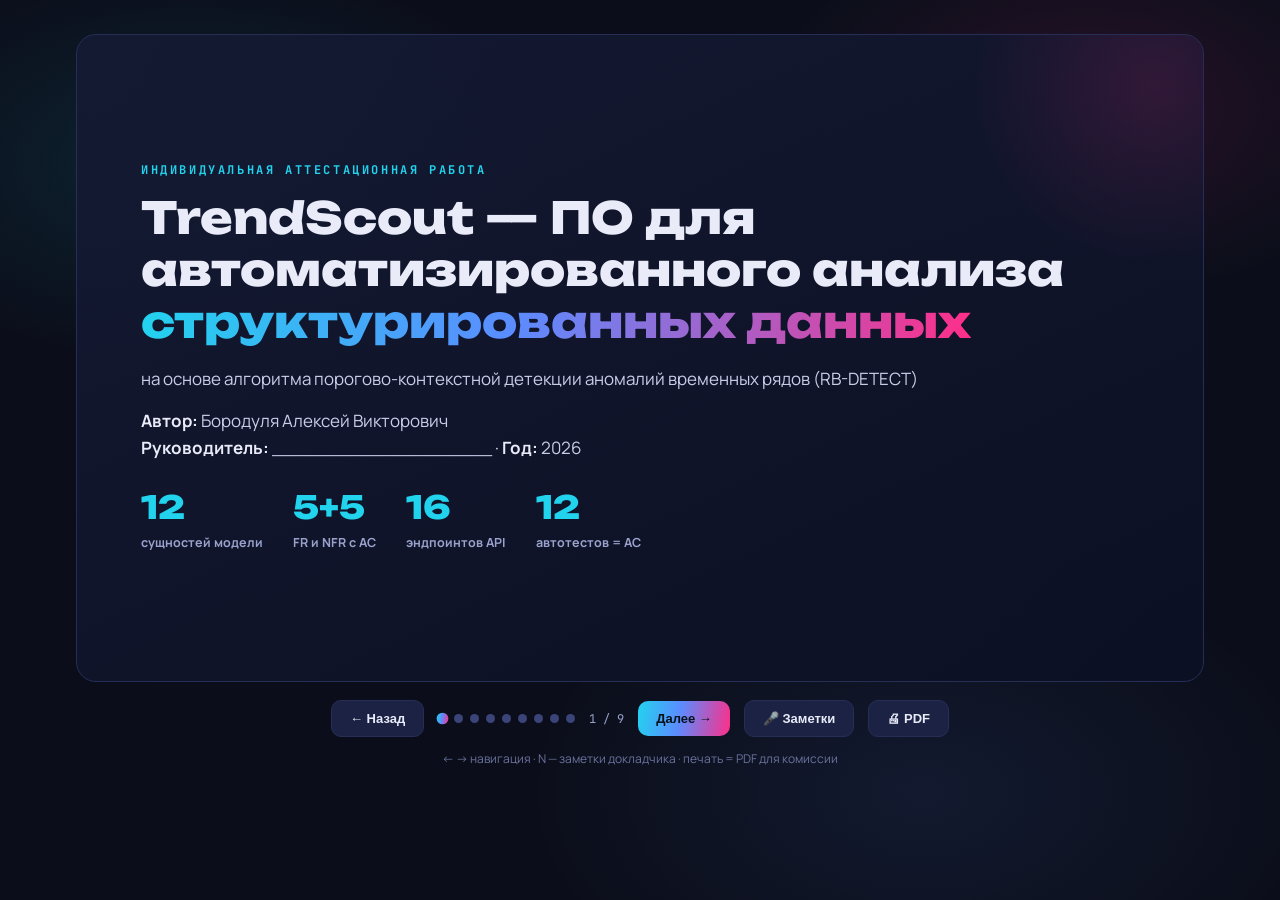
<file: presentation/index.html>
<!DOCTYPE html>
<html lang="ru">
<head>
<meta charset="UTF-8"><meta name="viewport" content="width=device-width,initial-scale=1">
<title>ИАР · TrendScout · Бородуля А.В.</title>
<link href="https://fonts.googleapis.com/css2?family=Unbounded:wght@400;600;800&family=Manrope:wght@400;700;800&family=JetBrains+Mono:wght@400;700&display=swap" rel="stylesheet">
<style>
:root{--bg:#0B0E1A;--line:#262E56;--text:#E9EBF8;--muted:#9AA2CC;--cyan:#22D3EE;--magenta:#FF2E88;--lime:#A3E635;--amber:#FFB020;--blue:#5B8CFF;--grad:linear-gradient(100deg,var(--cyan),var(--blue) 45%,var(--magenta));--disp:'Unbounded',system-ui,sans-serif;--body:'Manrope',system-ui,sans-serif;--mono:'JetBrains Mono',monospace}
*{margin:0;padding:0;box-sizing:border-box}
body{background:var(--bg);color:var(--text);font:16px/1.6 var(--body);min-height:100vh;background-image:radial-gradient(40% 32% at 15% 18%,#22D3EE1c,transparent 70%),radial-gradient(36% 30% at 85% 12%,#FF2E881e,transparent 70%),radial-gradient(44% 38% at 72% 88%,#5B8CFF18,transparent 70%)}
.deck{max-width:1180px;margin:0 auto;padding:34px 26px 60px}
.slide{display:none;min-height:72vh;flex-direction:column;justify-content:center;border:1px solid var(--line);border-radius:20px;padding:44px clamp(20px,5vw,64px);background:linear-gradient(155deg,#141A33ee,#0C1024ee);position:relative;overflow:hidden;animation:in .5s cubic-bezier(.2,.8,.2,1)}
.slide.on{display:flex}
@keyframes in{from{opacity:0;transform:translateX(28px) scale(.985)}}
.slide::before{content:'';position:absolute;top:-130px;right:-130px;width:360px;height:360px;border-radius:50%;background:radial-gradient(circle,#FF2E8822,transparent 70%);pointer-events:none}
.kicker{font:700 12px var(--mono);letter-spacing:2.6px;text-transform:uppercase;color:var(--cyan);margin-bottom:14px}
h1{font:800 clamp(24px,3.6vw,44px)/1.18 var(--disp);max-width:940px}
h1 .g{background:var(--grad);-webkit-background-clip:text;background-clip:text;color:transparent}
h2{font:600 20px var(--disp);color:var(--cyan);margin:18px 0 8px}
.body{margin-top:18px;font-size:clamp(14px,1.4vw,17px);color:#C9CEE8;max-width:960px}
.body li{margin:10px 0 10px 24px}.body b{color:var(--text)}
.stats{display:flex;flex-wrap:wrap;gap:30px;margin-top:26px}
.stats b{display:block;font:800 32px var(--disp);color:var(--cyan)}
.stats span{font-size:12.5px;color:var(--muted);font-weight:700}
.cards{display:grid;grid-template-columns:repeat(3,1fr);gap:14px;margin-top:20px}
.cards .c{border:1px solid var(--line);border-top:3px solid var(--cyan);border-radius:14px;padding:16px;background:#ffffff06}
.cards .c:nth-child(2){border-top-color:var(--amber)}.cards .c:nth-child(3){border-top-color:var(--magenta)}
.cards .t{font:700 12px var(--mono);letter-spacing:1px;margin-bottom:8px}
table{width:100%;border-collapse:collapse;margin-top:14px;font-size:13.5px}
th{font:10.5px var(--mono);letter-spacing:1.2px;text-transform:uppercase;color:var(--muted);text-align:left;padding:8px 10px;border-bottom:1px solid var(--line)}
td{padding:8px 10px;border-bottom:1px solid #1D2447;color:#C9CEE8}
.quote{border-left:3px solid var(--magenta);padding:12px 18px;background:#FF2E880d;border-radius:0 12px 12px 0;margin-top:16px;font-family:var(--mono);font-size:13.5px}
.pnav{display:flex;align-items:center;justify-content:center;gap:14px;margin-top:18px;flex-wrap:wrap}
.btn{border:1px solid var(--line);background:#1B2244;color:var(--text);padding:10px 18px;border-radius:10px;font-weight:800;font-size:13px;cursor:pointer}
.btn.pri{background:var(--grad);color:#06121A;border:none}
.dots{display:flex;gap:7px}.dots i{width:9px;height:9px;border-radius:50%;background:#3A4478;cursor:pointer}
.dots i.on{background:var(--grad);transform:scale(1.3)}
.num{font:12px var(--mono);color:var(--muted)}
.notes{display:none;margin-top:16px;border:1px dashed var(--line);border-radius:12px;padding:14px 18px;color:var(--muted);font-size:13.5px}
body.notes-on .notes{display:block}
.hint{text-align:center;color:#6B739E;font-size:12px;margin-top:12px}
@media print{body{background:#fff;color:#111}.slide{display:flex!important;page-break-after:always;border:1px solid #ccc;background:#fff;min-height:auto}.pnav,.hint,.notes{display:none!important}h1 .g{color:#111;-webkit-text-fill-color:#111}.body,.body b,td{color:#222}}
@media(max-width:800px){.cards{grid-template-columns:1fr}}
</style></head>
<body><div class="deck">
<div id="slides"></div>
<div class="pnav">
  <button class="btn" id="prev">← Назад</button>
  <div class="dots" id="dots"></div><span class="num" id="num"></span>
  <button class="btn pri" id="next">Далее →</button>
  <button class="btn" id="notesBtn">🎤 Заметки</button>
  <button class="btn" onclick="window.print()">🖨 PDF</button>
</div>
<p class="hint">← → навигация · N — заметки докладчика · печать = PDF для комиссии</p>
</div>
<script>
const SLIDES=[
{k:'Индивидуальная аттестационная работа',t:'TrendScout — ПО для автоматизированного анализа <span class="g">структурированных данных</span>',
 b:`<p>на основе алгоритма порогово-контекстной детекции аномалий временных рядов (RB-DETECT)</p>
 <p style="margin-top:14px"><b>Автор:</b> Бородуля Алексей Викторович<br><b>Руководитель:</b> ____________________ · <b>Год:</b> 2026</p>
 <div class="stats"><div><b>12</b><span>сущностей модели</span></div><div><b>5+5</b><span>FR и NFR с AC</span></div><div><b>16</b><span>эндпоинтов API</span></div><div><b>12</b><span>автотестов = AC</span></div></div>`,
 n:'Назвать тему дословно по требованию ИАР: анализ структурированных данных, один реализованный алгоритм обработки.'},
{k:'Раздел 1',t:'1. Цели и задачи <span class="g">ИАР</span>',
 b:`<p><b>Цель:</b> разработать ПО, автоматически выявляющее аномальные всплески популярности исполнителей в структурированных данных о прослушиваниях, и оформить полный пакет артефактов системного аналитика.</p>
 <h2>Задачи</h2><ul><li>Проанализировать предметную область и стейкхолдеров (агентства, A&R, маркетинг).</li>
 <li>Сформировать требования BR/FR/NFR с приёмочными критериями и трассировкой.</li>
 <li>Спроектировать доменную модель и REST-контракт (OpenAPI 3.0).</li>
 <li>Реализовать алгоритм обработки данных и workflow результатов.</li>
 <li>Покрыть приёмочные критерии автотестами; разработать MVP и документацию.</li></ul>`,
 n:'Каждая задача закрывается конкретным артефактом — матрица трассировки на слайде 6.'},
{k:'Раздел 2',t:'2. Этапы выполнения <span class="g">ИАР</span>',
 b:`<table><thead><tr><th>Этап</th><th>Содержание</th><th>Артефакт</th></tr></thead><tbody>
 <tr><td>1</td><td>Анализ домена и стейкхолдеров</td><td>docs/01 Vision & Scope</td></tr>
 <tr><td>2</td><td>Требования + AC + трассировка</td><td>docs/03</td></tr>
 <tr><td>3</td><td>Доменная модель, решения D-01…D-11</td><td>docs/02, models.py</td></tr>
 <tr><td>4</td><td>Паспорт алгоритма, BPMN</td><td>docs/04, process.bpmn</td></tr>
 <tr><td>5</td><td>REST-контракт</td><td>schemas.py, openapi.yaml</td></tr>
 <tr><td>6–7</td><td>Бэкенд (FastAPI) и фронтенд (ES-модули)</td><td>backend/, frontend/</td></tr>
 <tr><td>8</td><td>Автотесты AC и контракта</td><td>backend/tests, 12 тестов</td></tr>
 <tr><td>9</td><td>Документация и презентация</td><td>docs/, presentation/</td></tr></tbody></table>`,
 n:'Подчеркнуть порядок: сначала требования и модель, потом код. Код — реализация артефактов.'},
{k:'Раздел 3 · результат',t:'3. Полученный результат — <span class="g">ПО TrendScout</span>',
 b:`<ul><li><b>Вход:</b> 14 976 недельных батчей (12 артистов × 6 регионов × 4 платформы × 52 недели).</li>
 <li><b>Обработка:</b> агрегация → признаки → guard → классификация → confidence → дедупликация → алерт.</li>
 <li><b>Выход:</b> алерты SLEEPER / NEWCOMER / VIRAL с обоснованием, audit trail и workflow A&R.</li>
 <li><b>Интерфейс:</b> дашборд, журнал rule-engine, конфигурирование порогов, карточки артистов с ISRC.</li>
 <li><b>Контракт:</b> 16 эндпоинтов, OpenAPI генерируется из кода.</li></ul>`,
 n:'Открыть дашборд вживую: «Неделя» ×3 → SLEEPER-алерт по «Кассете 90» → журнал правил.'},
{k:'Раздел 3 · алгоритм',t:'Алгоритм <span class="g">RB-DETECT</span>',
 b:`<div class="quote">growth = plays(t) / median(plays(t-4 … t-1))<br>
 NEWCOMER: debut ≤ 6м ∧ ранее вне Top-popular_rank<br>
 SLEEPER: каталог ≥ 12м ∧ база за 8 нед &lt; 50 000 ∧ lookback 24м вне Top-popular_rank<br>
 VIRAL: активное медиа-событие ∧ growth ≥ 2.5<br>
 confidence = 0.9 × полнота данных × маржа позиции</div>
 <ul style="margin-top:14px"><li>Класс: детекция аномалий / классификация событий временного ряда.</li>
 <li>Объяснимость важнее точности на холодном старте: нет размеченной выборки прорывов.</li>
 <li>Все пороги — конфигурация (NFR-02), меняются без пересборки.</li></ul>`,
 n:'Вопрос «почему не ML»: нет разметки, нужна объяснимость для бизнеса; ML — следующий этап.'},
{k:'Раздел 3 · качество',t:'Требования → тесты: <span class="g">трассировка</span>',
 b:`<table><thead><tr><th>AC</th><th>Смысл</th><th>Тест</th></tr></thead><tbody>
 <tr><td>AC-01.1/2/3</td><td>SLEEPER: срабатывание, блокировка, конфигурируемость</td><td>test_ac_01_*</td></tr>
 <tr><td>AC-02.1/2</td><td>NEWCOMER: дебют ≤ 6 мес, граница 7 мес</td><td>test_ac_02_*</td></tr>
 <tr><td>AC-03.1/2</td><td>VIRAL: с событием и без</td><td>test_ac_03_*</td></tr>
 <tr><td>AC-04.1</td><td>Задержка данных → provisional → отзыв</td><td>test_ac_04_1</td></tr>
 <tr><td>AC-05.1</td><td>Покупка прав → ложный прорыв предотвращён</td><td>test_ac_05_1</td></tr>
 <tr><td>UC-01</td><td>Недопустимый переход статуса → 409</td><td>test_api</td></tr></tbody></table>`,
 n:'Запустить pytest -v вживую: 12 passed. Требования — проверяемое поведение, а не декларации.'},
{k:'Раздел 3 · edge-cases',t:'Сценарии, которые <span class="g">валят наивную систему</span>',
 b:`<div class="cards">
 <div class="c"><div class="t" style="color:var(--amber)">FR-05 · ПОКУПКА ПРАВ</div>Площадка купила каталог → счётчик с нуля → наивный детектор кричит «прорыв!» на звезде. Guard сравнивает наблюдаемую базу с истинной → ложный алерт предотвращён.</div>
 <div class="c"><div class="t" style="color:var(--cyan)">FR-04 · ЗАДЕРЖКА ДАННЫХ</div>Площадка молчит 72ч → чарт provisional → пришли данные, артист выпал из топа → алерт автоматически отозван.</div>
 <div class="c"><div class="t" style="color:var(--magenta)">FR-03 · СКОРОПОРТЯЩИЙСЯ ХАЙП</div>После конца сериала — мониторинг затухания; падение &gt; 40% от пика → «окно возможностей ≤ 2 недель».</div></div>
 <p style="margin-top:14px">Все три воспроизводятся кнопками в MVP и покрыты тестами.</p>`,
 n:'Продемонстрировать кнопки сценариев вживую.'},
{k:'Раздел 3 · дефекты',t:'Дефекты, найденные <span class="g">собственным валидатором</span>',
 b:`<table><thead><tr><th>Дефект</th><th>Решение</th></tr></thead><tbody>
 <tr><td>Демо-алерт противоречил правилу FR-05</td><td>инвариант согласованности данных с правилами</td></tr>
 <tr><td>«База за всю историю» дисквалифицировала сам прорыв</td><td>окно baseline_weeks до детекции (D-09)</td></tr>
 <tr><td>Порог Top-50 недостижим при 12 артистах</td><td>параметр popular_rank (D-10)</td></tr>
 <tr><td>API-тесты мутировали демо-БД</td><td>изоляция через dependency_overrides (D-11)</td></tr></tbody></table>
 <p style="margin-top:14px">Каждый дефект зафиксирован в ADR и закрыт инвариантом или тестом.</p>`,
 n:'Сильнейший слайд: показывает инженерную зрелость, а не «код по туториалу».'},
{k:'Выводы',t:'Итоги и <span class="g">развитие</span>',
 b:`<ul><li>Цель ИАР достигнута: ПО анализирует структурированные данные реализованным алгоритмом и выдаёт объяснимый результат.</li>
 <li>Требования трассированы от бизнес-целей до автотестов; документация не расходится с кодом.</li>
 <li>Edge-cases выявлены на этапе анализа и реализованы как воспроизводимые сценарии.</li>
 <li><b>Roadmap:</b> дневные чарты → калибровка порогов по истории → ML-скоринг с объяснимостью → интеграция с букингом.</li></ul>
 <p style="margin-top:18px"><b>Спасибо. Готов к вопросам по любому артефакту — код, тесты и документация открыты.</b></p>`,
 n:'Завершить демонстрацией: дашборд → алерт → audit trail → pytest.'}
];
let i=0;
document.getElementById('slides').innerHTML=SLIDES.map((s,k)=>`<section class="slide ${k===0?'on':''}"><div class="kicker">${s.k}</div><h1>${s.t}</h1><div class="body">${s.b}</div><div class="notes"><b>Заметки:</b> ${s.n}</div></section>`).join('');
const dots=document.getElementById('dots');
dots.innerHTML=SLIDES.map((_,k)=>`<i class="${k===0?'on':''}" data-i="${k}"></i>`).join('');
function go(n){i=Math.max(0,Math.min(SLIDES.length-1,n));
document.querySelectorAll('.slide').forEach((e,k)=>e.classList.toggle('on',k===i));
document.querySelectorAll('.dots i').forEach((e,k)=>e.classList.toggle('on',k===i));
document.getElementById('num').textContent=`${i+1} / ${SLIDES.length}`;}
document.getElementById('prev').onclick=()=>go(i-1);
document.getElementById('next').onclick=()=>go(i+1);
dots.onclick=e=>{if(e.target.dataset.i)go(+e.target.dataset.i)};
document.getElementById('notesBtn').onclick=()=>document.body.classList.toggle('notes-on');
document.addEventListener('keydown',e=>{
if(e.key==='ArrowRight'||e.key===' '){e.preventDefault();go(i+1)}
if(e.key==='ArrowLeft')go(i-1);
if(e.key.toLowerCase()==='n')document.body.classList.toggle('notes-on');});
go(0);
</script></body></html>
</file>
